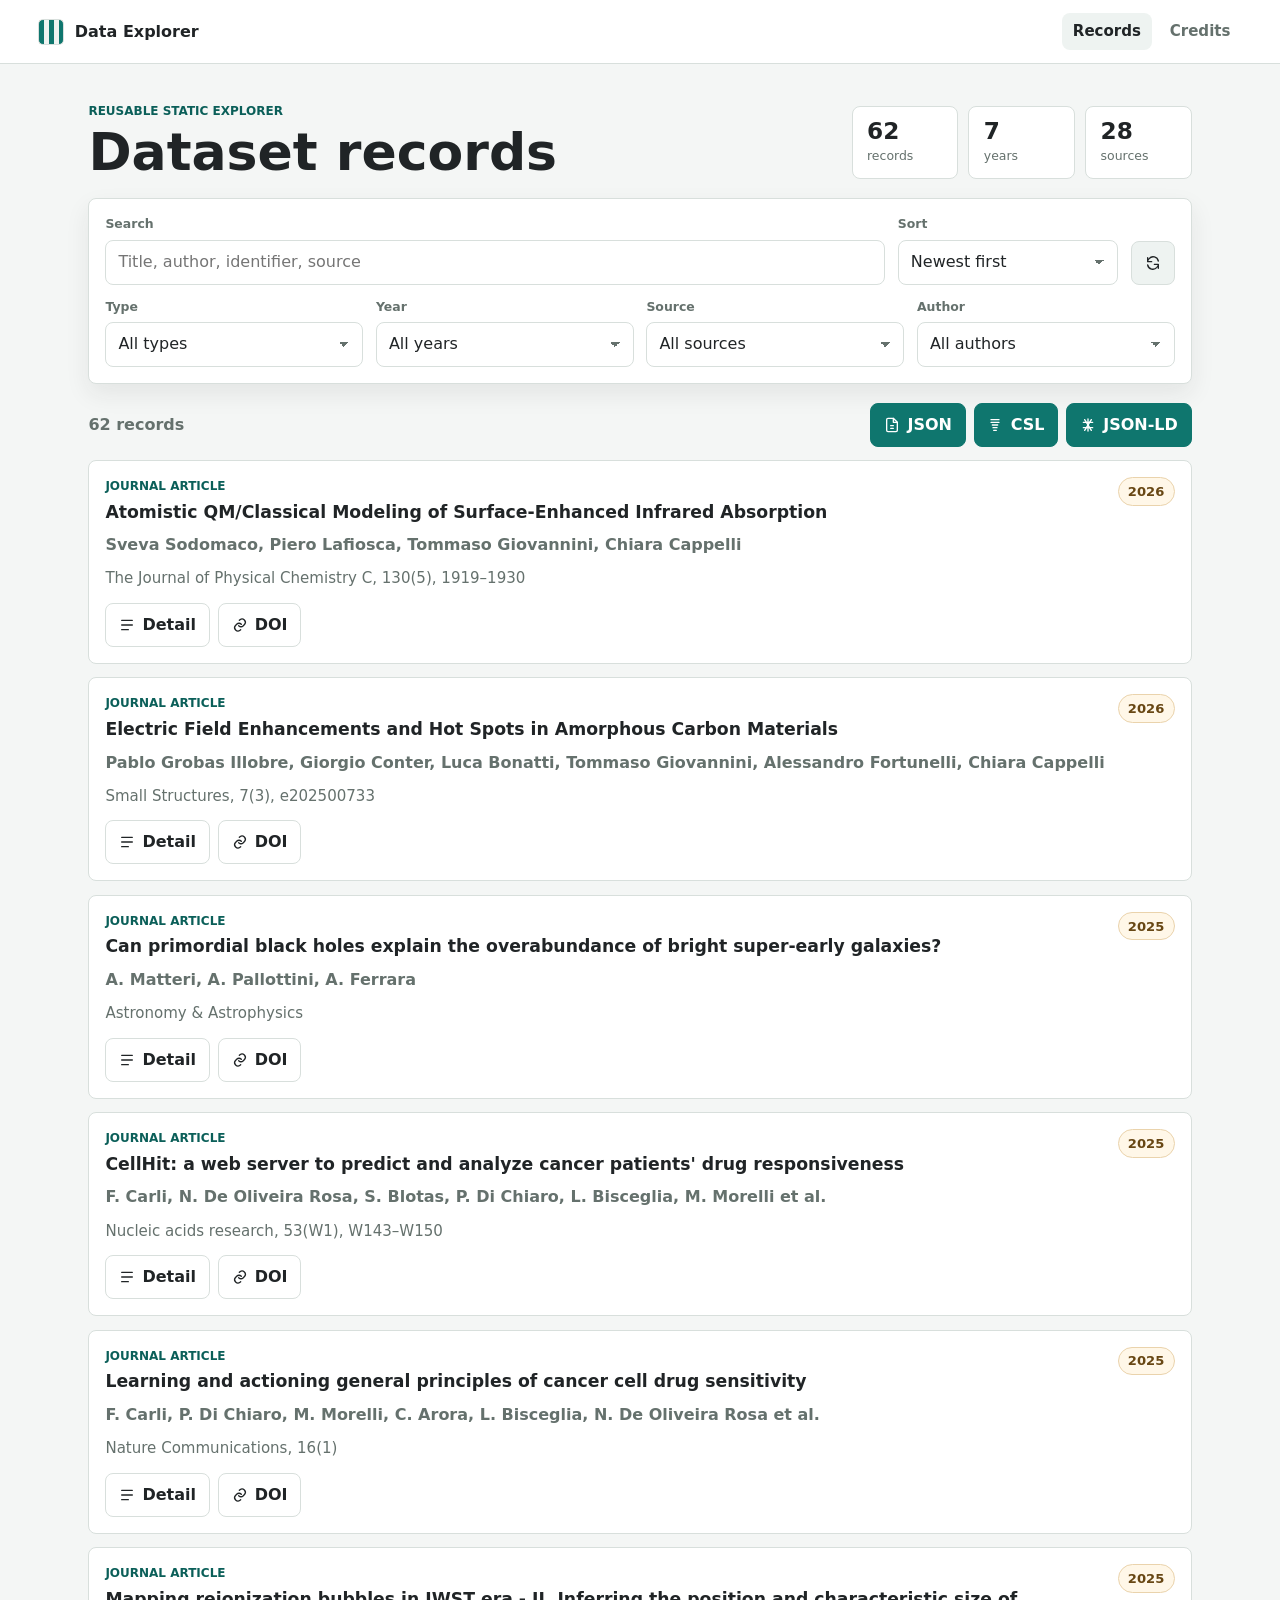
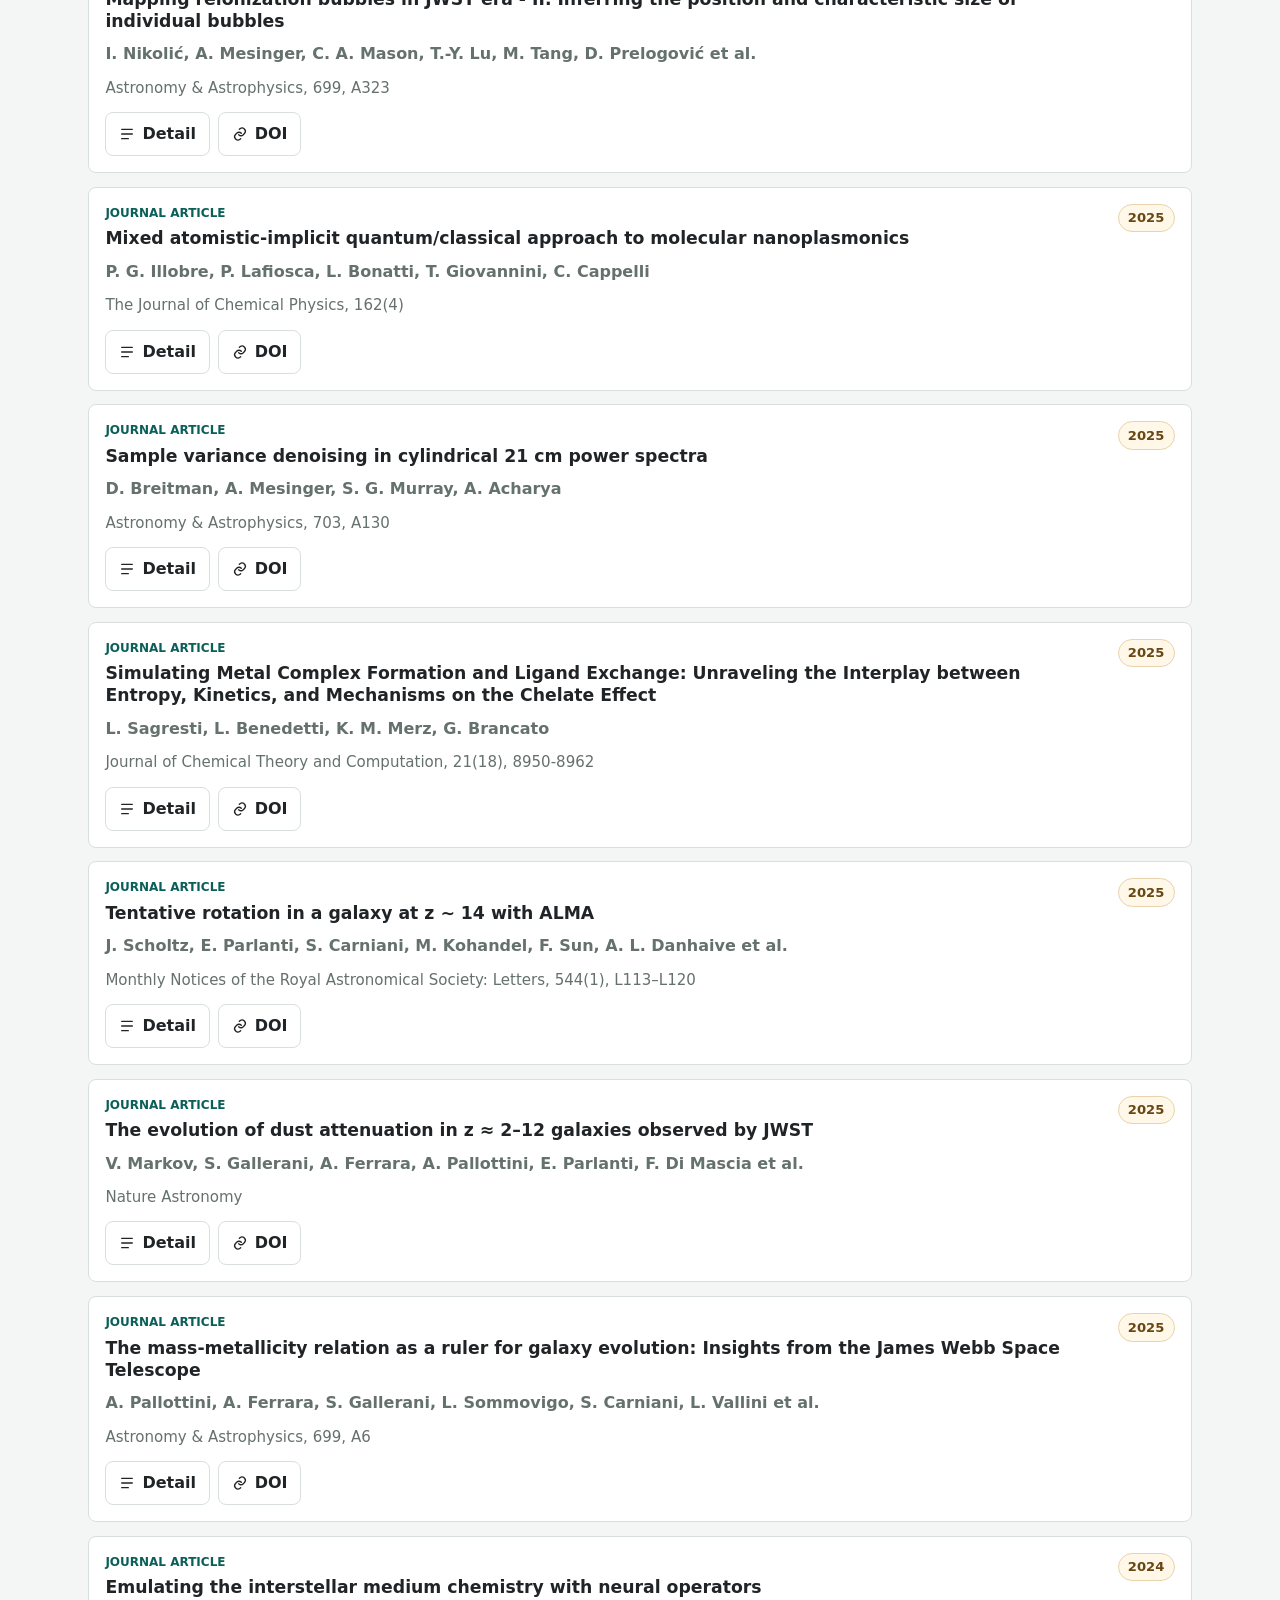
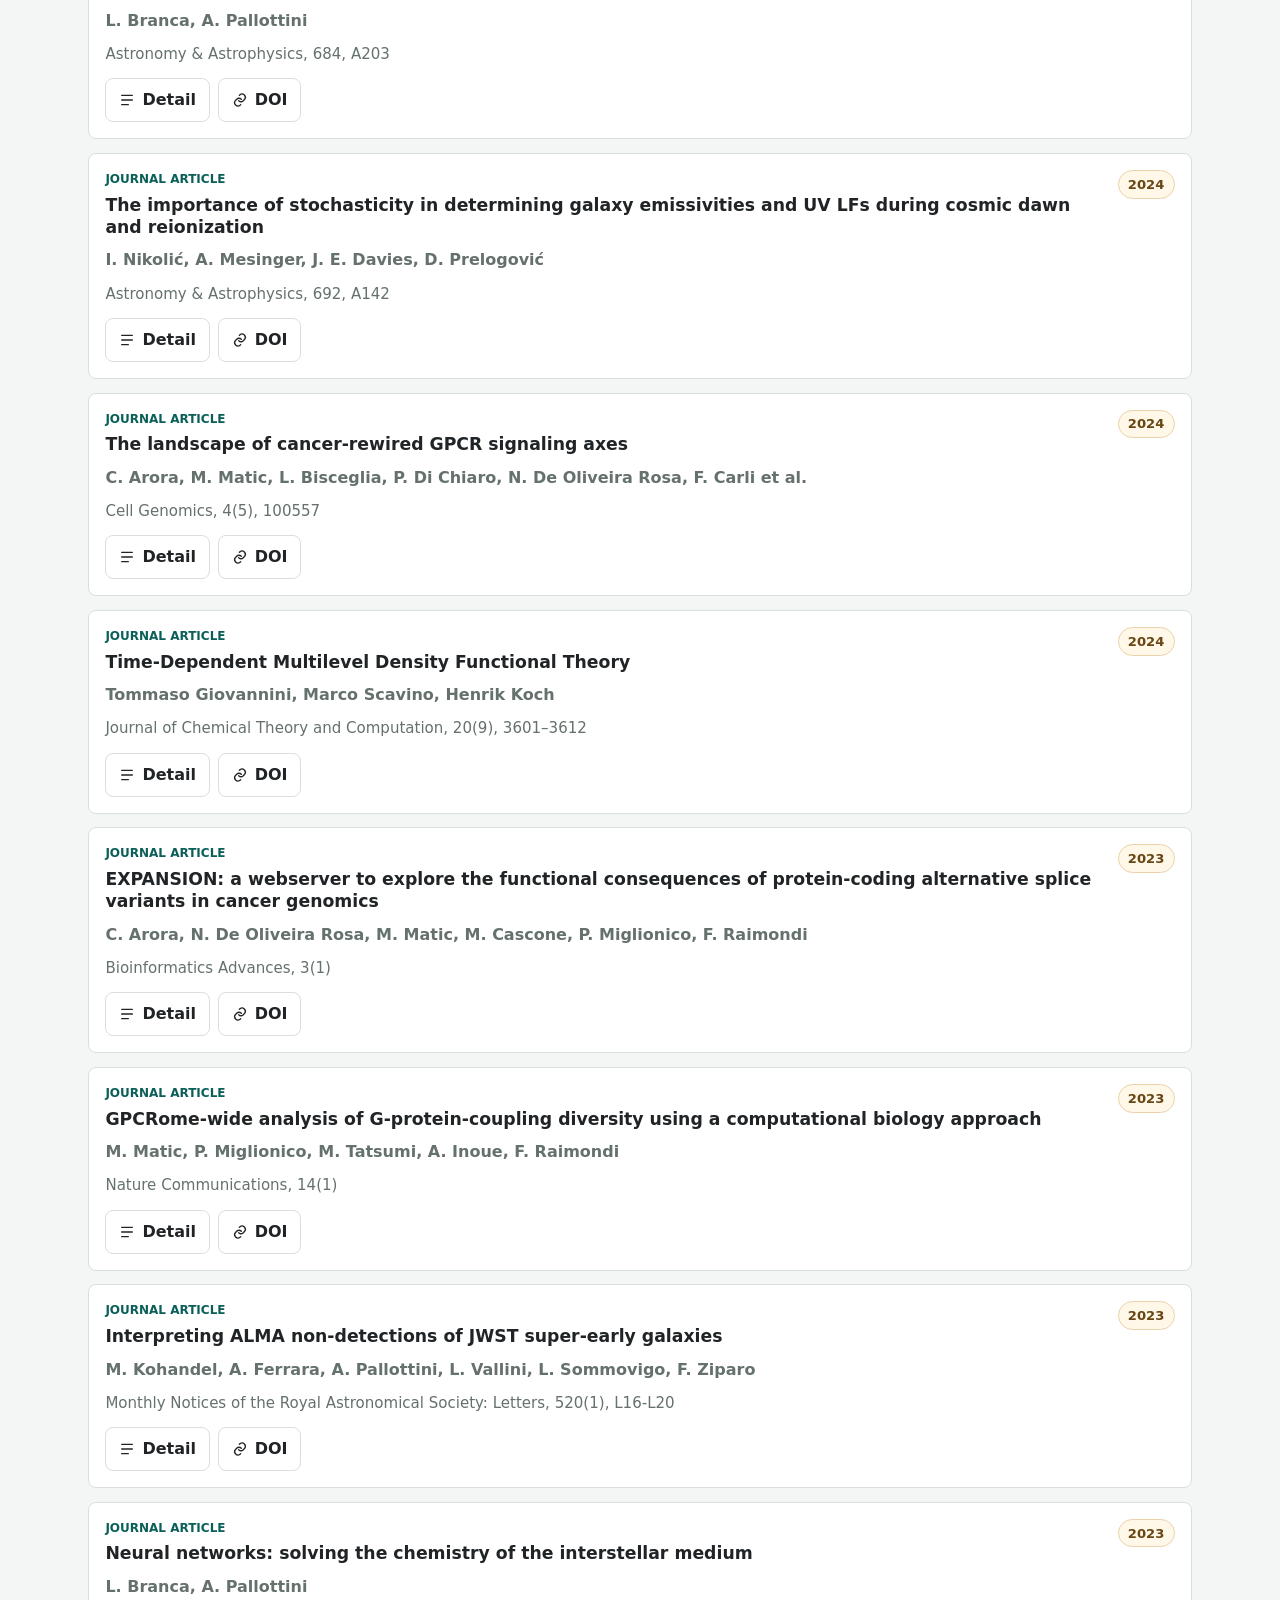
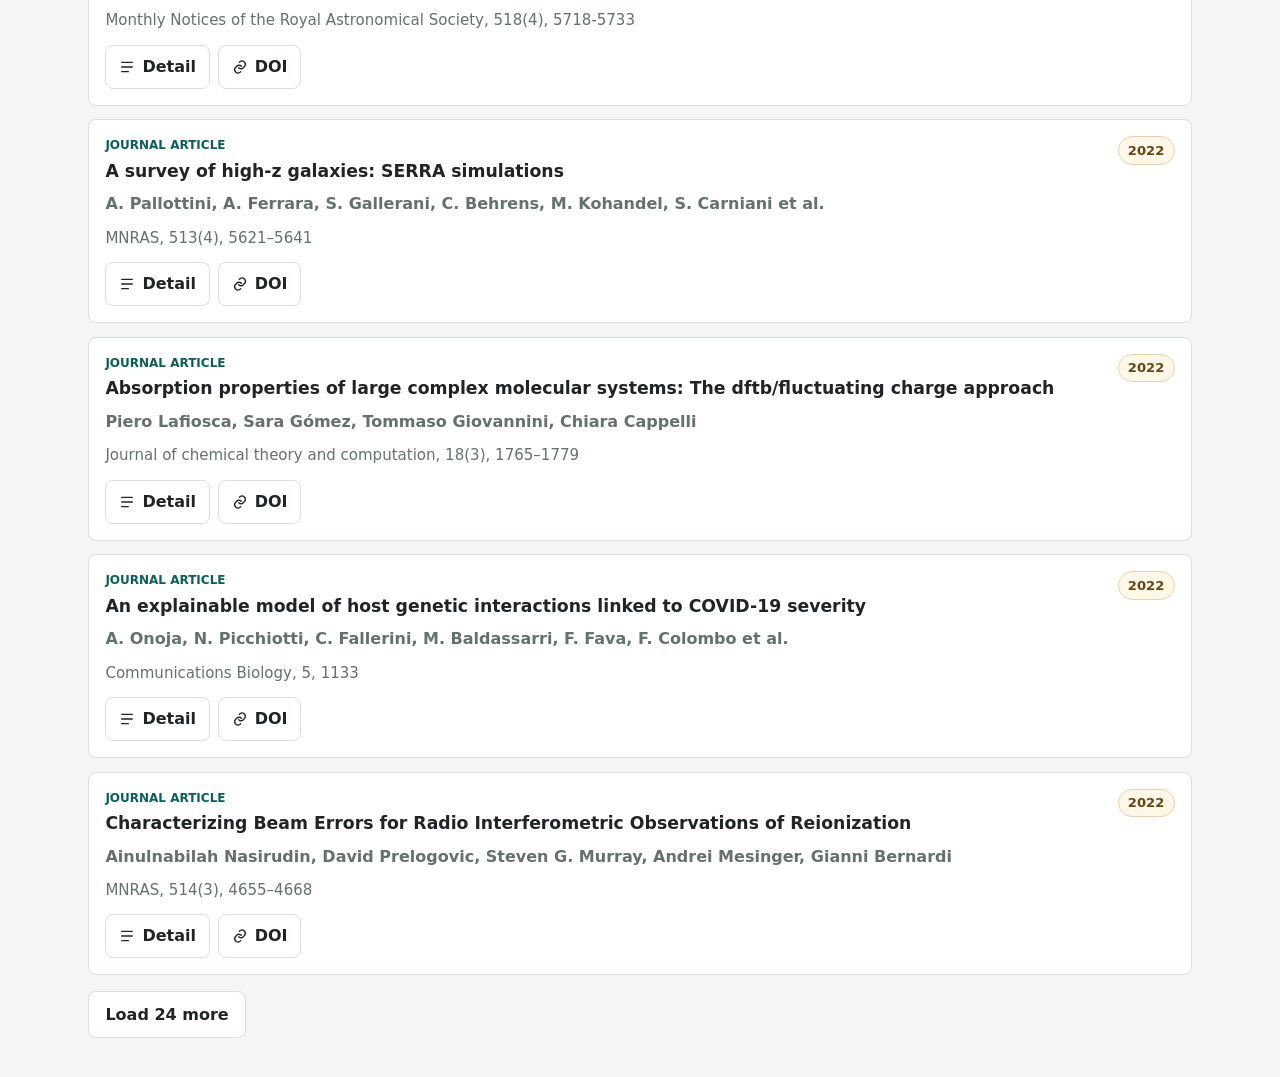
<file: site/index.html>
<!doctype html>
<html lang="en">
  <head>
    <meta charset="utf-8">
    <meta name="viewport" content="width=device-width, initial-scale=1">
    <title>Client-Side Data Explorer</title>
    <link rel="stylesheet" href="styles.css?v=20260510-1">
    <script src="app.js?v=20260510-1" defer></script>
  </head>
  <body data-page="index">
    <header class="site-header">
      <a class="brand" href="index.html" aria-label="Client-Side Data Explorer home">
        <span class="brand-mark" aria-hidden="true"></span>
        <span data-config="brand">Data Explorer</span>
      </a>
      <nav class="site-nav" aria-label="Primary">
        <a aria-current="page" href="index.html">Records</a>
        <a href="credits.html">Credits</a>
      </nav>
    </header>

    <main class="page-shell">
      <section class="workspace-head" aria-labelledby="page-title">
        <div>
          <p class="eyebrow" data-config="eyebrow">Reusable static explorer</p>
          <h1 id="page-title" data-config="title">Dataset records</h1>
        </div>
        <div class="stats-strip" aria-label="Dataset summary">
          <div>
            <span id="statRecords">0</span>
            <small data-stat-label="records">records</small>
          </div>
          <div>
            <span id="statYears">0</span>
            <small data-stat-label="years">years</small>
          </div>
          <div>
            <span id="statSources">0</span>
            <small data-stat-label="sources">sources</small>
          </div>
        </div>
      </section>

      <section class="controls-panel" aria-label="Search and filters">
        <div class="search-row">
          <label class="field field-search">
            <span>Search</span>
            <input id="searchInput" type="search" autocomplete="off" placeholder="Title, author, DOI, source">
          </label>
          <label class="field">
            <span>Sort</span>
            <select id="sortSelect">
              <option value="year-desc">Newest first</option>
              <option value="year-asc">Oldest first</option>
              <option value="title-asc">Title A-Z</option>
              <option value="source-asc">Source A-Z</option>
            </select>
          </label>
          <button class="icon-button" id="resetButton" type="button" title="Reset filters" aria-label="Reset filters">
            <svg viewBox="0 0 24 24" aria-hidden="true">
              <path d="M4 4v6h6"></path>
              <path d="M20 20v-6h-6"></path>
              <path d="M20 9A8 8 0 0 0 6.2 5.4L4 8"></path>
              <path d="M4 15a8 8 0 0 0 13.8 3.6L20 16"></path>
            </svg>
          </button>
        </div>

        <div class="filter-grid">
          <label class="field">
            <span>Type</span>
            <select id="typeFilter"></select>
          </label>
          <label class="field">
            <span>Year</span>
            <select id="yearFilter"></select>
          </label>
          <label class="field">
            <span>Source</span>
            <select id="sourceFilter"></select>
          </label>
          <label class="field">
            <span>Author</span>
            <select id="authorFilter"></select>
          </label>
        </div>
      </section>

      <section class="results-toolbar" aria-live="polite">
        <p id="resultsCount">Loading records...</p>
        <div class="button-group" aria-label="Export filtered records">
          <button class="tool-button" type="button" data-export="json">
            <svg viewBox="0 0 24 24" aria-hidden="true">
              <path d="M14 2H6a2 2 0 0 0-2 2v16a2 2 0 0 0 2 2h12a2 2 0 0 0 2-2V8z"></path>
              <path d="M14 2v6h6"></path>
              <path d="M10 13h4"></path>
              <path d="M10 17h4"></path>
            </svg>
            JSON
          </button>
          <button class="tool-button" type="button" data-export="csl">
            <svg viewBox="0 0 24 24" aria-hidden="true">
              <path d="M6 4h12"></path>
              <path d="M6 8h12"></path>
              <path d="M8 12h8"></path>
              <path d="M9 16h6"></path>
              <path d="M10 20h4"></path>
            </svg>
            CSL
          </button>
          <button class="tool-button" type="button" data-export="jsonld">
            <svg viewBox="0 0 24 24" aria-hidden="true">
              <path d="M12 3v18"></path>
              <path d="M5 8h14"></path>
              <path d="M5 16h14"></path>
              <path d="M7 4l10 16"></path>
              <path d="M17 4 7 20"></path>
            </svg>
            JSON-LD
          </button>
        </div>
      </section>

      <section>
        <div class="record-list" id="recordList"></div>
        <div class="empty-state" id="emptyState" hidden>
          <h2>No matching records</h2>
          <p>Try a different query or remove one filter.</p>
        </div>
        <button class="load-more" id="loadMoreButton" type="button" hidden>Load more</button>
      </section>
    </main>
  </body>
</html>
</file>
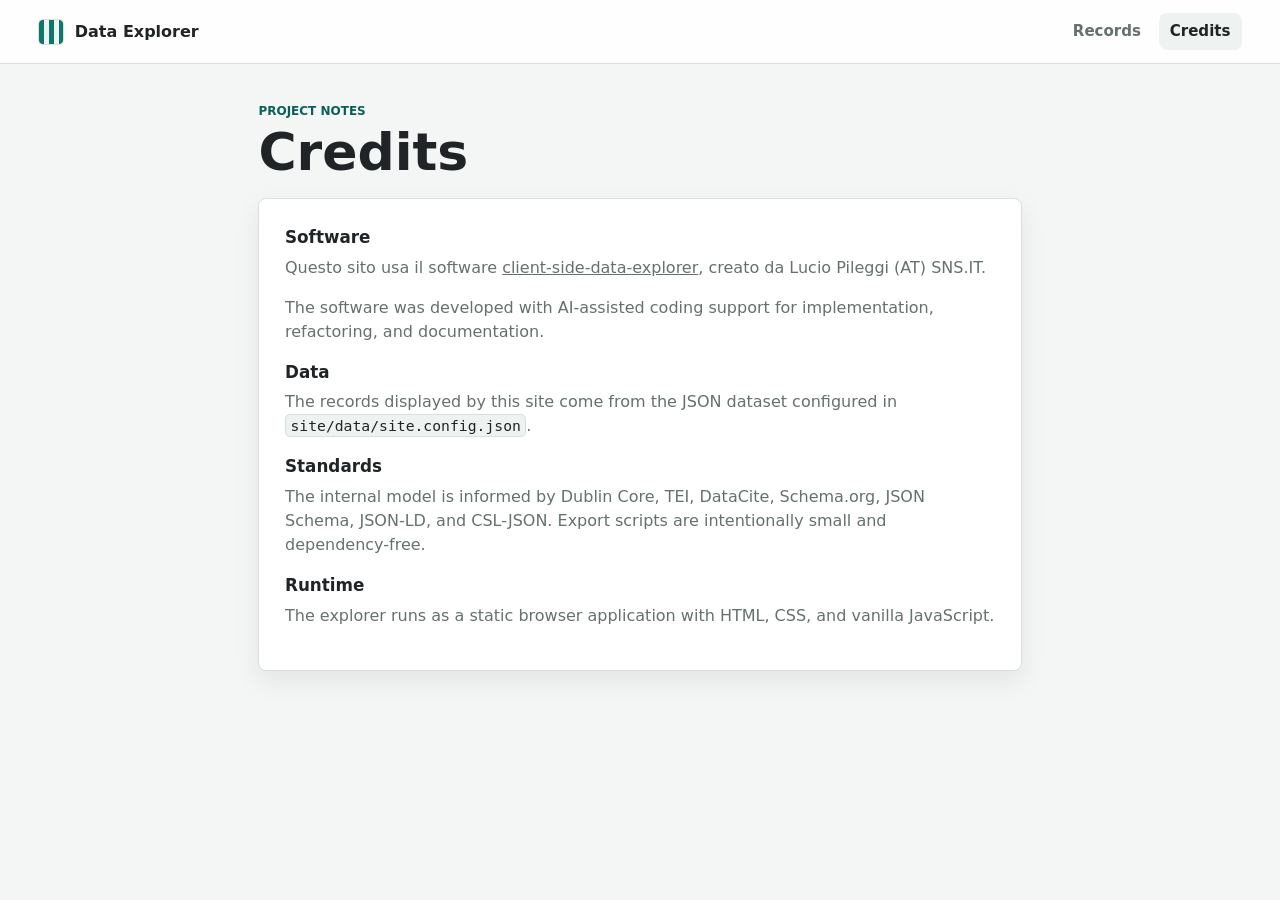
<file: site/credits.html>
<!doctype html>
<html lang="en">
  <head>
    <meta charset="utf-8">
    <meta name="viewport" content="width=device-width, initial-scale=1">
    <title>Credits - Client-Side Data Explorer</title>
    <link rel="stylesheet" href="styles.css?v=20260510-1">
  </head>
  <body>
    <header class="site-header">
      <a class="brand" href="index.html" aria-label="Client-Side Data Explorer home">
        <span class="brand-mark" aria-hidden="true"></span>
        <span>Data Explorer</span>
      </a>
      <nav class="site-nav" aria-label="Primary">
        <a href="index.html">Records</a>
        <a aria-current="page" href="credits.html">Credits</a>
      </nav>
    </header>

    <main class="page-shell prose-shell">
      <section class="workspace-head">
        <div>
          <p class="eyebrow">Project notes</p>
          <h1>Credits</h1>
        </div>
      </section>

      <section class="prose-block">
        <h2>Software</h2>
        <p>Questo sito usa il software <a href="https://github.com/luciopileggi/client-side-data-explorer" target="_blank" rel="noreferrer">client-side-data-explorer</a>, creato da Lucio Pileggi (AT) SNS.IT.</p>
        <p>The software was developed with AI-assisted coding support for implementation, refactoring, and documentation.</p>

        <h2>Data</h2>
        <p>The records displayed by this site come from the JSON dataset configured in <code>site/data/site.config.json</code>.</p>

        <h2>Standards</h2>
        <p>The internal model is informed by Dublin Core, TEI, DataCite, Schema.org, JSON Schema, JSON-LD, and CSL-JSON. Export scripts are intentionally small and dependency-free.</p>

        <h2>Runtime</h2>
        <p>The explorer runs as a static browser application with HTML, CSS, and vanilla JavaScript.</p>
      </section>
    </main>
  </body>
</html>
</file>
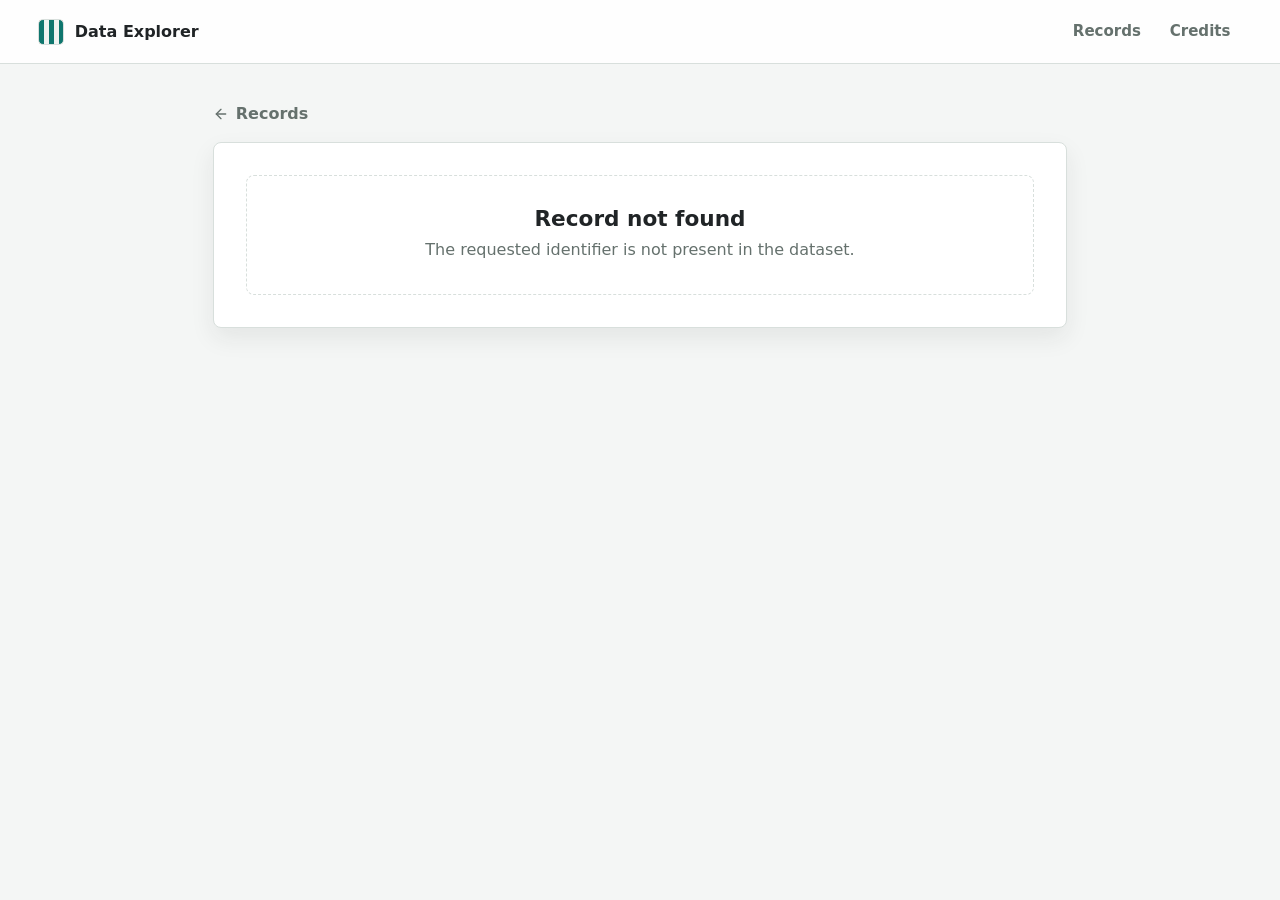
<file: site/detail.html>
<!doctype html>
<html lang="en">
  <head>
    <meta charset="utf-8">
    <meta name="viewport" content="width=device-width, initial-scale=1">
    <title>Record detail - Client-Side Data Explorer</title>
    <link rel="stylesheet" href="styles.css?v=20260510-1">
    <script src="app.js?v=20260510-1" defer></script>
  </head>
  <body data-page="detail">
    <header class="site-header">
      <a class="brand" href="index.html" aria-label="Client-Side Data Explorer home">
        <span class="brand-mark" aria-hidden="true"></span>
        <span data-config="brand">Data Explorer</span>
      </a>
      <nav class="site-nav" aria-label="Primary">
        <a href="index.html">Records</a>
        <a href="credits.html">Credits</a>
      </nav>
    </header>

    <main class="page-shell detail-shell">
      <a class="back-link" href="index.html">
        <svg viewBox="0 0 24 24" aria-hidden="true">
          <path d="M19 12H5"></path>
          <path d="m12 19-7-7 7-7"></path>
        </svg>
        Records
      </a>
      <article id="detailView" class="detail-view" aria-live="polite">
        <p class="loading-text">Loading record...</p>
      </article>
    </main>
  </body>
</html>
</file>
<file: site/styles.css>
:root {
  --bg: #f4f6f5;
  --surface: #ffffff;
  --surface-strong: #eef3f1;
  --ink: #202426;
  --muted: #65716d;
  --line: #d8dfdc;
  --accent: #0f766e;
  --accent-dark: #0b5f59;
  --gold: #b87924;
  --danger: #a34743;
  --shadow: 0 10px 24px rgba(32, 36, 38, 0.08);
  --radius: 8px;
  color-scheme: light;
}

* {
  box-sizing: border-box;
}

html {
  min-width: 320px;
  background: var(--bg);
}

body {
  margin: 0;
  color: var(--ink);
  font-family: Inter, ui-sans-serif, system-ui, -apple-system, BlinkMacSystemFont, "Segoe UI", sans-serif;
  font-size: 16px;
  line-height: 1.5;
}

a {
  color: inherit;
}

button,
input,
select {
  font: inherit;
}

button {
  cursor: pointer;
}

svg {
  width: 1rem;
  height: 1rem;
  fill: none;
  stroke: currentColor;
  stroke-linecap: round;
  stroke-linejoin: round;
  stroke-width: 2;
  flex: 0 0 auto;
}

[hidden] {
  display: none !important;
}

.site-header {
  align-items: center;
  background: rgba(255, 255, 255, 0.94);
  border-bottom: 1px solid var(--line);
  display: flex;
  gap: 1rem;
  justify-content: space-between;
  min-height: 64px;
  padding: 0.7rem clamp(1rem, 3vw, 2.5rem);
  position: sticky;
  top: 0;
  z-index: 10;
}

.brand,
.site-nav,
.button-group,
.record-actions,
.back-link {
  align-items: center;
  display: flex;
}

.brand {
  color: var(--ink);
  font-weight: 760;
  gap: 0.65rem;
  text-decoration: none;
}

.brand-mark {
  background:
    linear-gradient(90deg, var(--accent) 50%, transparent 50%) 0 0 / 10px 10px,
    linear-gradient(90deg, var(--gold) 50%, transparent 50%) 0 10px / 10px 10px,
    var(--surface-strong);
  border: 1px solid var(--line);
  border-radius: 5px;
  height: 26px;
  width: 26px;
}

.site-nav {
  gap: 0.4rem;
}

.site-nav a {
  border-radius: var(--radius);
  color: var(--muted);
  font-size: 0.94rem;
  font-weight: 650;
  padding: 0.45rem 0.7rem;
  text-decoration: none;
}

.site-nav a:hover,
.site-nav a[aria-current="page"] {
  background: var(--surface-strong);
  color: var(--ink);
}

.page-shell {
  margin: 0 auto;
  max-width: 1180px;
  padding: clamp(1rem, 3vw, 2.5rem);
}

.workspace-head {
  align-items: end;
  display: flex;
  gap: 1.25rem;
  justify-content: space-between;
  margin-bottom: 1.2rem;
}

.eyebrow,
.record-kicker {
  color: var(--accent-dark);
  font-size: 0.75rem;
  font-weight: 780;
  letter-spacing: 0;
  margin: 0 0 0.35rem;
  text-transform: uppercase;
}

h1,
h2,
p {
  margin-top: 0;
}

h1 {
  font-size: clamp(2rem, 5vw, 3.25rem);
  line-height: 1.02;
  margin-bottom: 0;
}

.stats-strip {
  display: grid;
  gap: 0.65rem;
  grid-template-columns: repeat(3, minmax(90px, 1fr));
  min-width: min(100%, 340px);
}

.stats-strip div {
  background: var(--surface);
  border: 1px solid var(--line);
  border-radius: var(--radius);
  padding: 0.75rem 0.9rem;
}

.stats-strip span {
  display: block;
  font-size: 1.45rem;
  font-weight: 780;
  line-height: 1;
}

.stats-strip small {
  color: var(--muted);
  display: block;
  font-size: 0.78rem;
  margin-top: 0.3rem;
}

.controls-panel {
  background: var(--surface);
  border: 1px solid var(--line);
  border-radius: var(--radius);
  box-shadow: var(--shadow);
  margin-bottom: 1rem;
  padding: 1rem;
}

.search-row,
.filter-grid {
  display: grid;
  gap: 0.8rem;
}

.search-row {
  align-items: end;
  grid-template-columns: minmax(220px, 1fr) minmax(170px, 220px) auto;
  margin-bottom: 0.8rem;
}

.filter-grid {
  grid-template-columns: repeat(4, minmax(0, 1fr));
}

.field {
  display: grid;
  gap: 0.35rem;
  min-width: 0;
}

.field span {
  color: var(--muted);
  font-size: 0.78rem;
  font-weight: 720;
}

.field input,
.field select {
  appearance: none;
  background-color: #fff;
  border: 1px solid var(--line);
  border-radius: var(--radius);
  color: var(--ink);
  min-height: 44px;
  min-width: 0;
  outline: 0;
  padding: 0.6rem 0.75rem;
  width: 100%;
}

.field select {
  background-image:
    linear-gradient(45deg, transparent 50%, var(--muted) 50%),
    linear-gradient(135deg, var(--muted) 50%, transparent 50%);
  background-position:
    calc(100% - 18px) 19px,
    calc(100% - 13px) 19px;
  background-repeat: no-repeat;
  background-size: 5px 5px, 5px 5px;
  padding-right: 2.2rem;
}

.field input:focus,
.field select:focus {
  border-color: var(--accent);
  box-shadow: 0 0 0 3px rgba(15, 118, 110, 0.14);
}

.icon-button,
.tool-button,
.load-more {
  align-items: center;
  border-radius: var(--radius);
  display: inline-flex;
  font-weight: 720;
  justify-content: center;
  min-height: 44px;
  text-decoration: none;
  transition: background-color 0.15s ease, border-color 0.15s ease, color 0.15s ease;
}

.icon-button {
  background: var(--surface-strong);
  border: 1px solid var(--line);
  color: var(--ink);
  width: 44px;
}

.icon-button:hover,
.tool-button:hover,
.load-more:hover {
  border-color: var(--accent);
}

.results-toolbar {
  align-items: center;
  display: flex;
  gap: 1rem;
  justify-content: space-between;
  margin: 1.2rem 0 0.8rem;
}

.results-toolbar p {
  color: var(--muted);
  font-weight: 720;
  margin: 0;
}

.button-group,
.record-actions {
  flex-wrap: wrap;
  gap: 0.5rem;
}

.tool-button {
  background: var(--accent);
  border: 1px solid var(--accent);
  color: #fff;
  gap: 0.45rem;
  min-width: 44px;
  padding: 0.55rem 0.8rem;
}

.tool-button.subtle {
  background: var(--surface);
  border-color: var(--line);
  color: var(--ink);
}

.tool-button.subtle:hover {
  background: var(--surface-strong);
}

.record-list {
  display: grid;
  gap: 0.85rem;
}

.record-card {
  background: var(--surface);
  border: 1px solid var(--line);
  border-radius: var(--radius);
  padding: 1rem;
}

.record-card-head {
  align-items: start;
  display: grid;
  gap: 0.85rem;
  grid-template-columns: minmax(0, 1fr) auto;
}

.record-card h2 {
  font-size: 1.08rem;
  line-height: 1.28;
  margin: 0;
}

.record-card h2 a {
  text-decoration: none;
}

.record-card h2 a:hover {
  color: var(--accent-dark);
  text-decoration: underline;
  text-decoration-thickness: 2px;
  text-underline-offset: 0.2em;
}

.year-pill {
  background: #fff7e8;
  border: 1px solid #ead3ac;
  border-radius: 999px;
  color: #684714;
  font-size: 0.82rem;
  font-weight: 800;
  line-height: 1;
  padding: 0.42rem 0.58rem;
}

.authors,
.publication {
  color: var(--muted);
  margin-bottom: 0.65rem;
}

.authors {
  font-weight: 650;
  margin-top: 0.65rem;
}

.publication {
  font-size: 0.94rem;
}

.record-actions {
  margin-top: 0.8rem;
}

.empty-state {
  background: var(--surface);
  border: 1px dashed var(--line);
  border-radius: var(--radius);
  padding: 2rem;
  text-align: center;
}

.empty-state h1,
.empty-state h2 {
  font-size: 1.35rem;
  margin-bottom: 0.45rem;
}

.empty-state p,
.loading-text {
  color: var(--muted);
  margin-bottom: 0;
}

.load-more {
  background: var(--surface);
  border: 1px solid var(--line);
  color: var(--ink);
  margin: 1rem auto 0;
  padding: 0.65rem 1rem;
}

.detail-shell {
  max-width: 930px;
}

.back-link {
  color: var(--muted);
  font-weight: 720;
  gap: 0.4rem;
  margin-bottom: 1rem;
  text-decoration: none;
  width: fit-content;
}

.back-link:hover {
  color: var(--accent-dark);
}

.detail-view {
  background: var(--surface);
  border: 1px solid var(--line);
  border-radius: var(--radius);
  box-shadow: var(--shadow);
  padding: clamp(1.1rem, 3vw, 2rem);
}

.detail-header {
  border-bottom: 1px solid var(--line);
  margin-bottom: 1rem;
  padding-bottom: 1rem;
}

.detail-header h1 {
  font-size: clamp(1.8rem, 4vw, 2.7rem);
  max-width: 18ch;
}

.detail-authors {
  color: var(--ink);
  font-size: 1.02rem;
}

.detail-actions {
  margin-top: 1rem;
}

.detail-grid {
  display: grid;
  gap: 0.65rem;
  grid-template-columns: repeat(2, minmax(0, 1fr));
  margin: 0 0 1.3rem;
}

.detail-grid div {
  border-bottom: 1px solid var(--line);
  min-width: 0;
  padding: 0.65rem 0;
}

.detail-grid dt {
  color: var(--muted);
  font-size: 0.78rem;
  font-weight: 780;
  margin-bottom: 0.2rem;
}

.detail-grid dd {
  margin: 0;
  overflow-wrap: anywhere;
}

.citation-block {
  background: var(--surface-strong);
  border: 1px solid var(--line);
  border-radius: var(--radius);
  margin-bottom: 1rem;
  padding: 1rem;
}

.citation-block h2 {
  font-size: 1rem;
  margin-bottom: 0.45rem;
}

.citation-block p {
  margin-bottom: 0;
}

.raw-record {
  border-top: 1px solid var(--line);
  padding-top: 0.8rem;
}

.raw-record summary {
  cursor: pointer;
  font-weight: 760;
}

.raw-record pre {
  background: #151918;
  border-radius: var(--radius);
  color: #eff5f1;
  font-size: 0.82rem;
  overflow: auto;
  padding: 1rem;
  white-space: pre-wrap;
}

.prose-shell {
  max-width: 840px;
}

.prose-block {
  background: var(--surface);
  border: 1px solid var(--line);
  border-radius: var(--radius);
  box-shadow: var(--shadow);
  padding: clamp(1rem, 3vw, 1.6rem);
}

.prose-block h2 {
  font-size: 1.05rem;
  margin-bottom: 0.35rem;
}

.prose-block p {
  color: var(--muted);
}

code {
  background: var(--surface-strong);
  border: 1px solid var(--line);
  border-radius: 5px;
  color: var(--ink);
  font-size: 0.92em;
  padding: 0.12rem 0.28rem;
}

@media (max-width: 820px) {
  .workspace-head,
  .results-toolbar {
    align-items: stretch;
    flex-direction: column;
  }

  .search-row {
    grid-template-columns: minmax(0, 1fr) auto;
  }

  .field-search {
    grid-column: 1 / -1;
  }

  .filter-grid,
  .detail-grid {
    grid-template-columns: 1fr 1fr;
  }

  .stats-strip {
    min-width: 0;
  }
}

@media (max-width: 560px) {
  .site-header {
    align-items: stretch;
    flex-direction: column;
    gap: 0.65rem;
  }

  .site-nav {
    width: 100%;
  }

  .site-nav a {
    flex: 1;
    text-align: center;
  }

  .stats-strip,
  .filter-grid,
  .detail-grid,
  .record-card-head {
    grid-template-columns: 1fr;
  }

  .search-row {
    grid-template-columns: minmax(0, 1fr);
  }

  .icon-button {
    width: 100%;
  }

  .year-pill {
    width: fit-content;
  }

  .button-group,
  .record-actions {
    align-items: stretch;
    flex-direction: column;
  }

  .tool-button,
  .load-more {
    width: 100%;
  }
}
</file>
